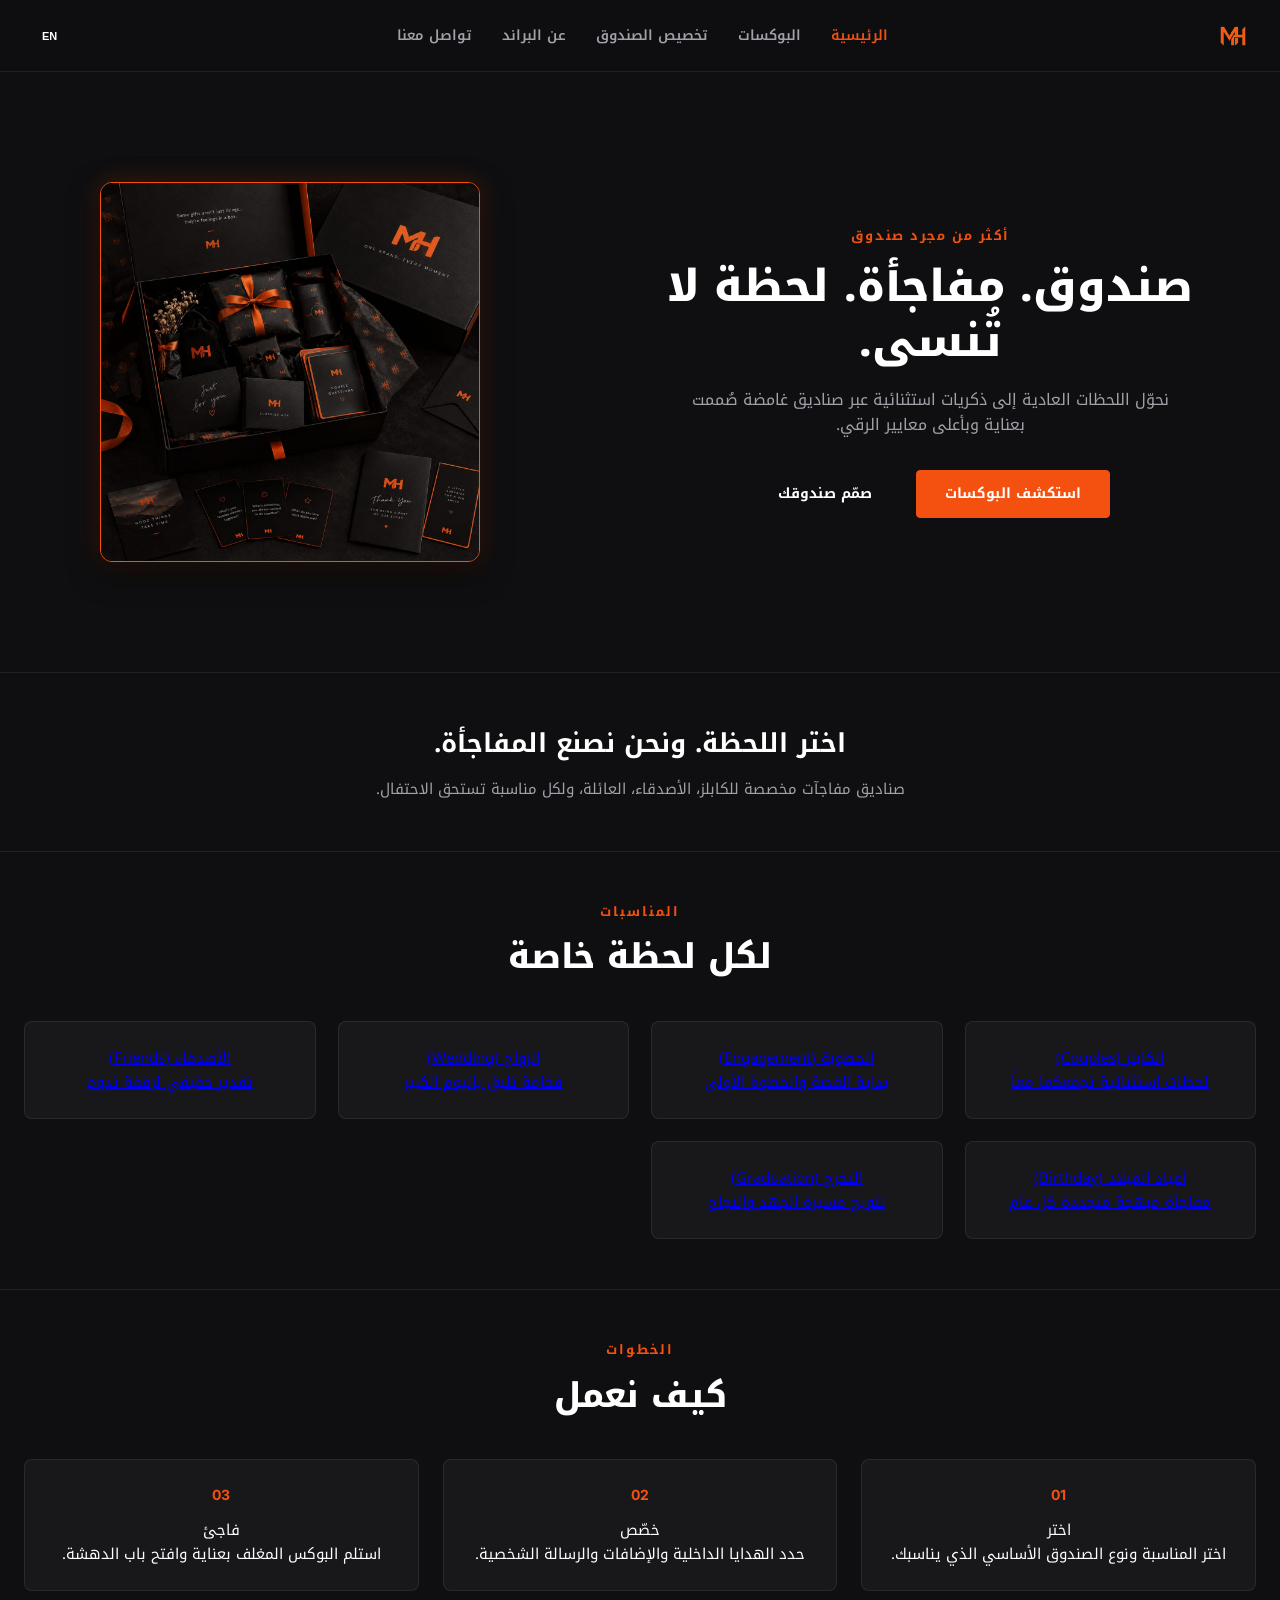
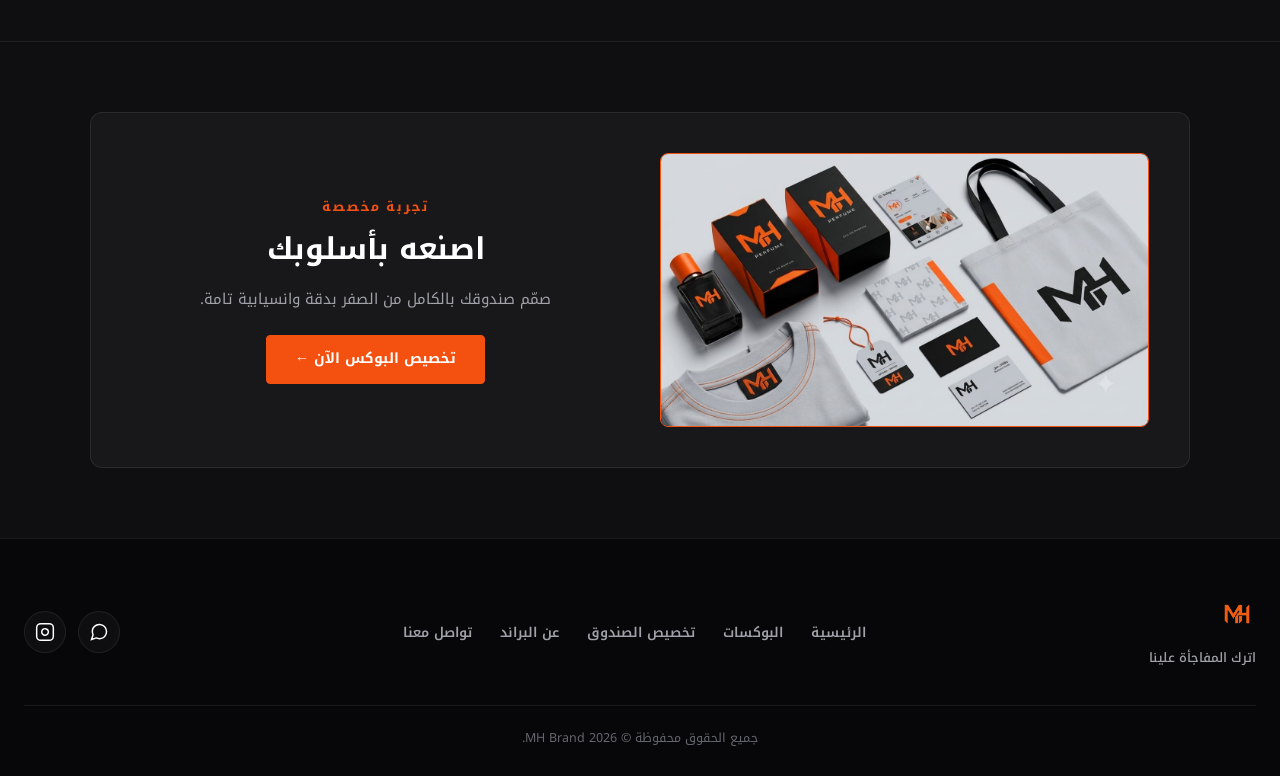
<file: index.html>
<!DOCTYPE html>
<html lang="ar" dir="rtl">
<head>
  <meta charset="UTF-8">
  <meta name="viewport" content="width=device-width, initial-scale=1.0">
  <title>MH — Official Website</title>
  <link rel="icon" type="image/png" href="Logo.png">
  <link rel="stylesheet" href="css/main.css">
</head>
<body>

  <!-- Header ثابت -->
  <header class="header">
    <div class="header-inner">
      <a href="index.html" class="brand-logo-wrap">
        <img src="Logo.png" alt="MH Logo">
      </a>
      <ul class="nav-menu" id="navMenu">
        <li><a href="index.html" class="nav-link active" data-i18n="nav_home">الرئيسية</a></li>
        <li><a href="boxes.html" class="nav-link" data-i18n="nav_boxes">البوكسات</a></li>
        <li><a href="customize.html" class="nav-link" data-i18n="nav_customize">تخصيص الصندوق</a></li>
        <li><a href="about.html" class="nav-link" data-i18n="nav_about">عن البراند</a></li>
        <li><a href="contact.html" class="nav-link" data-i18n="nav_contact">تواصل معنا</a></li>
      </ul>
      <div class="header-actions">
        <button class="lang-btn">EN</button>
        <button class="icon-btn hamburger" id="hamburgerBtn" aria-label="Menu">
          <svg viewBox="0 0 24 24"><line x1="3" y1="12" x2="21" y2="12"></line><line x1="3" y1="6" x2="21" y2="6"></line><line x1="3" y1="18" x2="21" y2="18"></line></svg>
        </button>
      </div>
    </div>
  </header>

  <main class="main-content">
    
    <!-- Hero Section مع صورة box0001.jpg وإطار البراند البرتقالي -->
    <section class="hero">
      <div class="container hero-grid">
        <div>
          <div class="hero-tagline" data-i18n="hero_tag">أكثر من مجرد صندوق</div>
          <h1 class="hero-title" data-i18n="hero_title">صندوق ومفاجأة ولحظة لا تُنسى</h1>
          <p class="hero-desc" data-i18n="hero_desc">
            نحوّل اللحظات العادية إلى ذكريات استثنائية عبر صناديق غامضة صُممت بعناية تامة وبأعلى درجات الفخامة
          </p>
          <div class="hero-buttons">
            <a href="boxes.html" class="btn btn-primary" data-i18n="hero_btn_discover">استكشف البوكسات</a>
            <a href="customize.html" class="btn btn-secondary" data-i18n="hero_btn_customize">صمّم صندوقك</a>
          </div>
        </div>
        <div>
          <div class="hero-img-wrap">
            <img src="img/box0001.jpg" alt="MH Signature Box Experience" loading="eager">
          </div>
        </div>
      </div>
    </section>

    <!-- Concept Section -->
    <section class="container" style="border-bottom: var(--border-subtle); text-align: center;">
      <div style="max-width: 650px; margin: 0 auto;">
        <h2 style="font-size: 26px; margin-bottom: 12px;" data-i18n="concept_title">اختر اللحظة ونحن نصنع المفاجأة</h2>
        <p style="color: var(--mh-cool-grey);" data-i18n="concept_desc">صناديق مفاجآت مخصصة للكابلز، الأصدقاء، العائلة، ولكل مناسبة تستحق الاحتفال</p>
      </div>
    </section>

    <!-- For Every Moment -->
    <section class="container">
      <div class="section-header">
        <div class="section-label" data-i18n="moments_label">المناسبات</div>
        <h2 class="section-title" data-i18n="moments_title">لكل لحظة خاصة</h2>
      </div>
      <div class="moments-grid">
        <a href="boxes.html" class="moment-card">
          <div class="moment-card-title" data-i18n="moment_couples">الكابلز</div>
          <div class="moment-card-sub" data-i18n="moment_couples_sub">لحظات استثنائية تجمعكما معاً</div>
        </a>
        <a href="boxes.html" class="moment-card">
          <div class="moment-card-title" data-i18n="moment_engagement">الخطوبة</div>
          <div class="moment-card-sub" data-i18n="moment_engagement_sub">بداية القصة والخطوة الأولى</div>
        </a>
        <a href="boxes.html" class="moment-card">
          <div class="moment-card-title" data-i18n="moment_wedding">الزواج</div>
          <div class="moment-card-sub" data-i18n="moment_wedding_sub">فخامة تليق باليوم الكبير</div>
        </a>
        <a href="boxes.html" class="moment-card">
          <div class="moment-card-title" data-i18n="moment_friends">الأصدقاء</div>
          <div class="moment-card-sub" data-i18n="moment_friends_sub">تقدير حقيقي لرفقة تدوم</div>
        </a>
        <a href="boxes.html" class="moment-card">
          <div class="moment-card-title" data-i18n="moment_birthday">أعياد الميلاد</div>
          <div class="moment-card-sub" data-i18n="moment_birthday_sub">مفاجأة مبهجة متجددة كل عام</div>
        </a>
        <a href="boxes.html" class="moment-card">
          <div class="moment-card-title" data-i18n="moment_graduation">التخرج</div>
          <div class="moment-card-sub" data-i18n="moment_graduation_sub">تتويج مسيرة الجهد والنجاح</div>
        </a>
      </div>
    </section>

    <!-- How It Works -->
    <section class="container" style="border-top: var(--border-subtle);">
      <div class="section-header">
        <div class="section-label" data-i18n="how_label">الخطوات</div>
        <h2 class="section-title" data-i18n="how_title">كيف نعمل</h2>
      </div>
      <div class="steps-grid">
        <div class="step-card">
          <div class="step-number">01</div>
          <div class="step-name" data-i18n="how_s1_title">اختر</div>
          <div class="step-desc" data-i18n="how_s1_desc">اختر المناسبة ونوع الصندوق الأساسي الذي يناسبك</div>
        </div>
        <div class="step-card">
          <div class="step-number">02</div>
          <div class="step-name" data-i18n="how_s2_title">خصّص</div>
          <div class="step-desc" data-i18n="how_s2_desc">حدد الهدايا الداخلية والإضافات والرسالة الشخصية</div>
        </div>
        <div class="step-card">
          <div class="step-number">03</div>
          <div class="step-name" data-i18n="how_s3_title">فاجئ</div>
          <div class="step-desc" data-i18n="how_s3_desc">استلم البوكس المغلف بعناية وافتح باب الدهشة</div>
        </div>
      </div>
    </section>

    <!-- Make It Yours Section مع صورة 0003 بالإطار البرتقالي -->
    <section class="container" style="border-top: var(--border-subtle); padding: 70px 24px;">
      <div class="make-it-yours-card">
        <div class="make-visual-wrap">
          <img src="img/0003.jpg" alt="MH Custom Perfume & Box" loading="lazy">
        </div>
        <div>
          <div class="section-label" data-i18n="make_label">تجربة مخصصة</div>
          <h2 style="font-size: 30px; margin-bottom: 14px;" data-i18n="make_title">اصنعه بأسلوبك</h2>
          <p style="color: var(--mh-cool-grey); margin-bottom: 24px;" data-i18n="make_desc">صمّم صندوقك بالكامل من الصفر بدقة وانسيابية تامة، واختر كل تفصيل بنفسك</p>
          <a href="customize.html" class="btn btn-primary" data-i18n="make_btn">تخصيص البوكس الآن ←</a>
        </div>
      </div>
    </section>

  </main>

  <!-- Unified Footer -->
  <footer class="footer">
    <div class="footer-top">
      <div class="footer-brand-box">
        <a href="index.html" class="footer-logo-link">
          <img src="Logo.png" alt="MH Logo" class="footer-logo-img">
        </a>
        <p class="footer-slogan" data-i18n="footer_surprise_slogan">اترك المفاجأة علينا</p>
      </div>

      <ul class="footer-links">
        <li><a href="index.html" data-i18n="nav_home">الرئيسية</a></li>
        <li><a href="boxes.html" data-i18n="nav_boxes">البوكسات</a></li>
        <li><a href="customize.html" data-i18n="nav_customize">تخصيص الصندوق</a></li>
        <li><a href="about.html" data-i18n="nav_about">عن البراند</a></li>
        <li><a href="contact.html" data-i18n="nav_contact">تواصل معنا</a></li>
      </ul>

      <div class="footer-social-icons">
        <a href="https://wa.me/963900000000" target="_blank" class="social-icon-btn whatsapp" aria-label="WhatsApp">
          <svg viewBox="0 0 24 24"><path d="M21 11.5a8.38 8.38 0 0 1-.9 3.8 8.5 8.5 0 0 1-7.6 4.7 8.38 8.38 0 0 1-3.8-.9L3 21l1.9-5.7a8.38 8.38 0 0 1-.9-3.8 8.5 8.5 0 0 1 4.7-7.6 8.38 8.38 0 0 1 3.8-.9h.5a8.48 8.48 0 0 1 8 8v.5z"></path></svg>
        </a>
        <a href="https://instagram.com/mh_brand" target="_blank" class="social-icon-btn instagram" aria-label="Instagram">
          <svg viewBox="0 0 24 24"><rect x="2" y="2" width="20" height="20" rx="5" ry="5"></rect><path d="M16 11.37A4 4 0 1 1 12.63 8 4 4 0 0 1 16 11.37z"></path><line x1="17.5" y1="6.5" x2="17.51" y2="6.5"></line></svg>
        </a>
      </div>
    </div>
    <div class="footer-bottom">
      <div data-i18n="footer_rights">جميع الحقوق محفوظة © 2026 MH Brand</div>
    </div>
  </footer>

  <script src="js/app.js"></script>
</body>
</html>
</file>
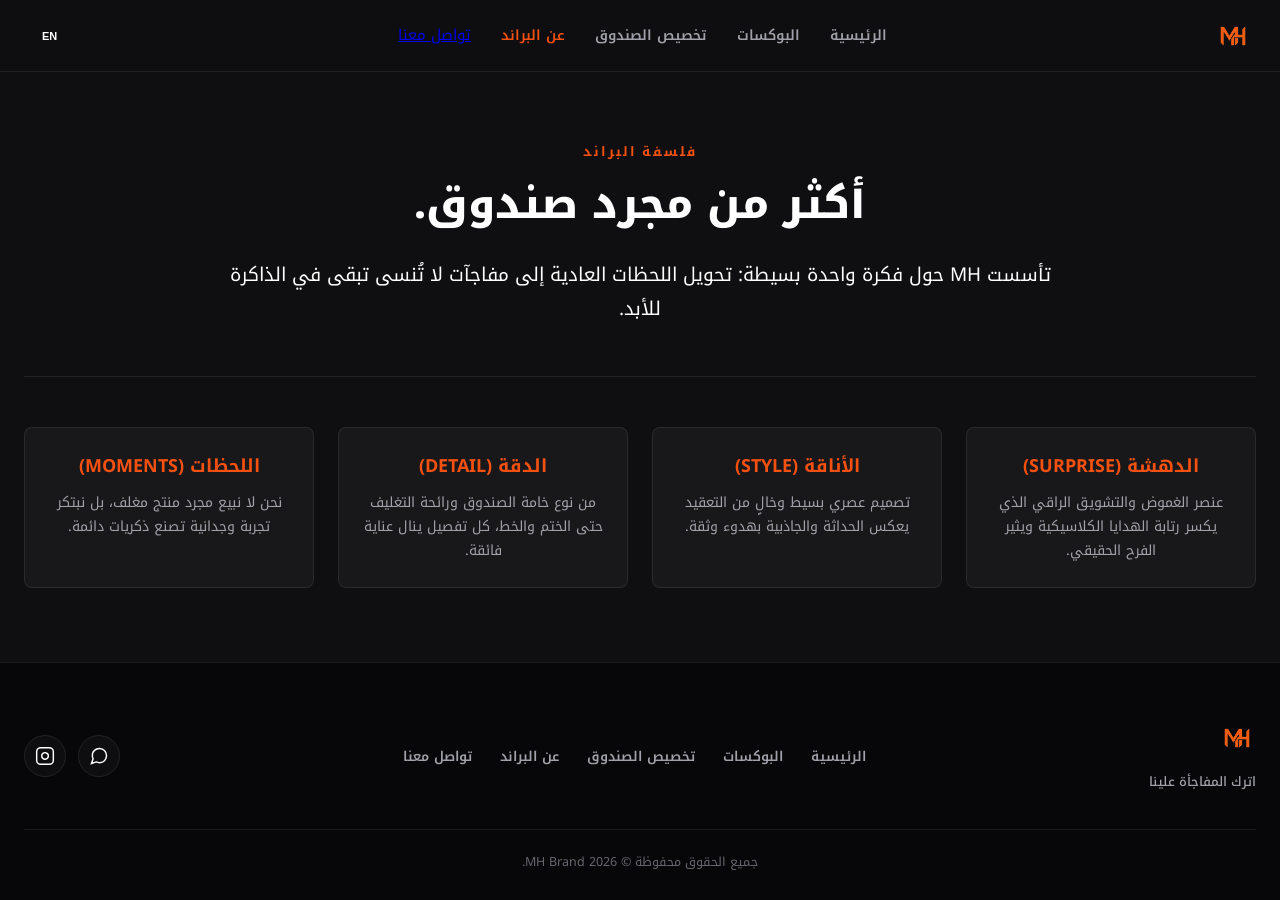
<file: about.html>
<!DOCTYPE html>
<html lang="ar" dir="rtl">
<head>
  <meta charset="UTF-8">
  <meta name="viewport" content="width=device-width, initial-scale=1.0">
  <title>MH — About</title>
  <link rel="icon" type="image/png" href="Logo.png">
  <link rel="stylesheet" href="css/main.css">
</head>
<body>

  <header class="header">
    <div class="header-inner">
      <a href="index.html" class="brand-logo-wrap"><img src="Logo.png" alt="MH Logo"></a>
      <ul class="nav-menu" id="navMenu">
        <li><a href="index.html" class="nav-link" data-i18n="nav_home">الرئيسية</a></li>
        <li><a href="boxes.html" class="nav-link" data-i18n="nav_boxes">البوكسات</a></li>
        <li><a href="customize.html" class="nav-link" data-i18n="nav_customize">تخصيص الصندوق</a></li>
        <li><a href="about.html" class="nav-link active" data-i18n="nav_about">عن البراند</a></li>
        <li><a href="contact.html" data-i18n="nav_contact">تواصل معنا</a></li>
      </ul>
      <div class="header-actions">
        <button class="lang-btn">EN</button>
        <button class="icon-btn hamburger" id="hamburgerBtn" aria-label="Menu">
          <svg viewBox="0 0 24 24"><line x1="3" y1="12" x2="21" y2="12"></line><line x1="3" y1="6" x2="21" y2="6"></line><line x1="3" y1="18" x2="21" y2="18"></line></svg>
        </button>
      </div>
    </div>
  </header>

  <main class="main-content">
    <div class="container" style="padding-top:70px; padding-bottom:70px;">
      <div class="section-label" data-i18n="about_label">فلسفة البراند</div>
      <h1 style="font-size: 42px; margin-bottom: 20px; font-weight:800;" data-i18n="about_title">أكثر من مجرد صندوق.</h1>
      <p style="font-size: 19px; line-height: 1.8; color: var(--mh-white); margin-bottom: 50px; max-width: 850px; margin-inline: auto;" data-i18n="about_desc">
        تأسست MH حول فكرة واحدة بسيطة: تحويل اللحظات العادية إلى مفاجآت لا تُنسى تبقى في الذاكرة للأبد.
      </p>

      <!-- 4 بطاقات تتوزع بعرض الصفحة بالكامل -->
      <div style="border-top: var(--border-subtle); padding-top: 50px; display: grid; grid-template-columns: repeat(4, 1fr); gap: 24px; width: 100%;">
        <div class="moment-card">
          <div style="font-size: 18px; font-weight: 700; color: var(--mh-orange); margin-bottom: 10px;" data-i18n="val_surprise_title">الدهشة (SURPRISE)</div>
          <p style="color: var(--mh-cool-grey); font-size: 14px; line-height: 1.7;" data-i18n="val_surprise_desc">عنصر الغموض والتشويق الراقي الذي يكسر رتابة الهدايا الكلاسيكية ويثير الفرح الحقيقي.</p>
        </div>
        <div class="moment-card">
          <div style="font-size: 18px; font-weight: 700; color: var(--mh-orange); margin-bottom: 10px;" data-i18n="val_style_title">الأناقة (STYLE)</div>
          <p style="color: var(--mh-cool-grey); font-size: 14px; line-height: 1.7;" data-i18n="val_style_desc">تصميم عصري بسيط وخالٍ من التعقيد يعكس الحداثة والجاذبية بهدوء وثقة.</p>
        </div>
        <div class="moment-card">
          <div style="font-size: 18px; font-weight: 700; color: var(--mh-orange); margin-bottom: 10px;" data-i18n="val_detail_title">الدقة (DETAIL)</div>
          <p style="color: var(--mh-cool-grey); font-size: 14px; line-height: 1.7;" data-i18n="val_detail_desc">من نوع خامة الصندوق ورائحة التغليف حتى الختم والخط، كل تفصيل ينال عناية فائقة.</p>
        </div>
        <div class="moment-card">
          <div style="font-size: 18px; font-weight: 700; color: var(--mh-orange); margin-bottom: 10px;" data-i18n="val_moments_title">اللحظات (MOMENTS)</div>
          <p style="color: var(--mh-cool-grey); font-size: 14px; line-height: 1.7;" data-i18n="val_moments_desc">نحن لا نبيع مجرد منتج مغلف، بل نبتكر تجربة وجدانية تصنع ذكريات دائمة.</p>
        </div>
      </div>
    </div>
  </main>

  <footer class="footer">
    <div class="footer-top">
      <div class="footer-brand-box">
        <a href="index.html" class="footer-logo-link"><img src="Logo.png" alt="MH Logo" class="footer-logo-img"></a>
        <p class="footer-slogan" data-i18n="footer_surprise_slogan">اترك المفاجأة علينا</p>
      </div>

      <ul class="footer-links">
        <li><a href="index.html" data-i18n="nav_home">الرئيسية</a></li>
        <li><a href="boxes.html" data-i18n="nav_boxes">البوكسات</a></li>
        <li><a href="customize.html" data-i18n="nav_customize">تخصيص الصندوق</a></li>
        <li><a href="about.html" data-i18n="nav_about">عن البراند</a></li>
        <li><a href="contact.html" data-i18n="nav_contact">تواصل معنا</a></li>
      </ul>

      <div class="footer-social-icons">
        <a href="https://wa.me/963900000000" target="_blank" class="social-icon-btn whatsapp" aria-label="WhatsApp">
          <svg viewBox="0 0 24 24"><path d="M21 11.5a8.38 8.38 0 0 1-.9 3.8 8.5 8.5 0 0 1-7.6 4.7 8.38 8.38 0 0 1-3.8-.9L3 21l1.9-5.7a8.38 8.38 0 0 1-.9-3.8 8.5 8.5 0 0 1 4.7-7.6 8.38 8.38 0 0 1 3.8-.9h.5a8.48 8.48 0 0 1 8 8v.5z"></path></svg>
        </a>
        <a href="https://instagram.com/mh_brand" target="_blank" class="social-icon-btn instagram" aria-label="Instagram">
          <svg viewBox="0 0 24 24"><rect x="2" y="2" width="20" height="20" rx="5" ry="5"></rect><path d="M16 11.37A4 4 0 1 1 12.63 8 4 4 0 0 1 16 11.37z"></path><line x1="17.5" y1="6.5" x2="17.51" y2="6.5"></line></svg>
        </a>
      </div>
    </div>
    <div class="footer-bottom">
      <div data-i18n="footer_rights">جميع الحقوق محفوظة © 2026 MH Brand.</div>
    </div>
  </footer>

  <script src="js/app.js"></script>
</body>
</html>
</file>
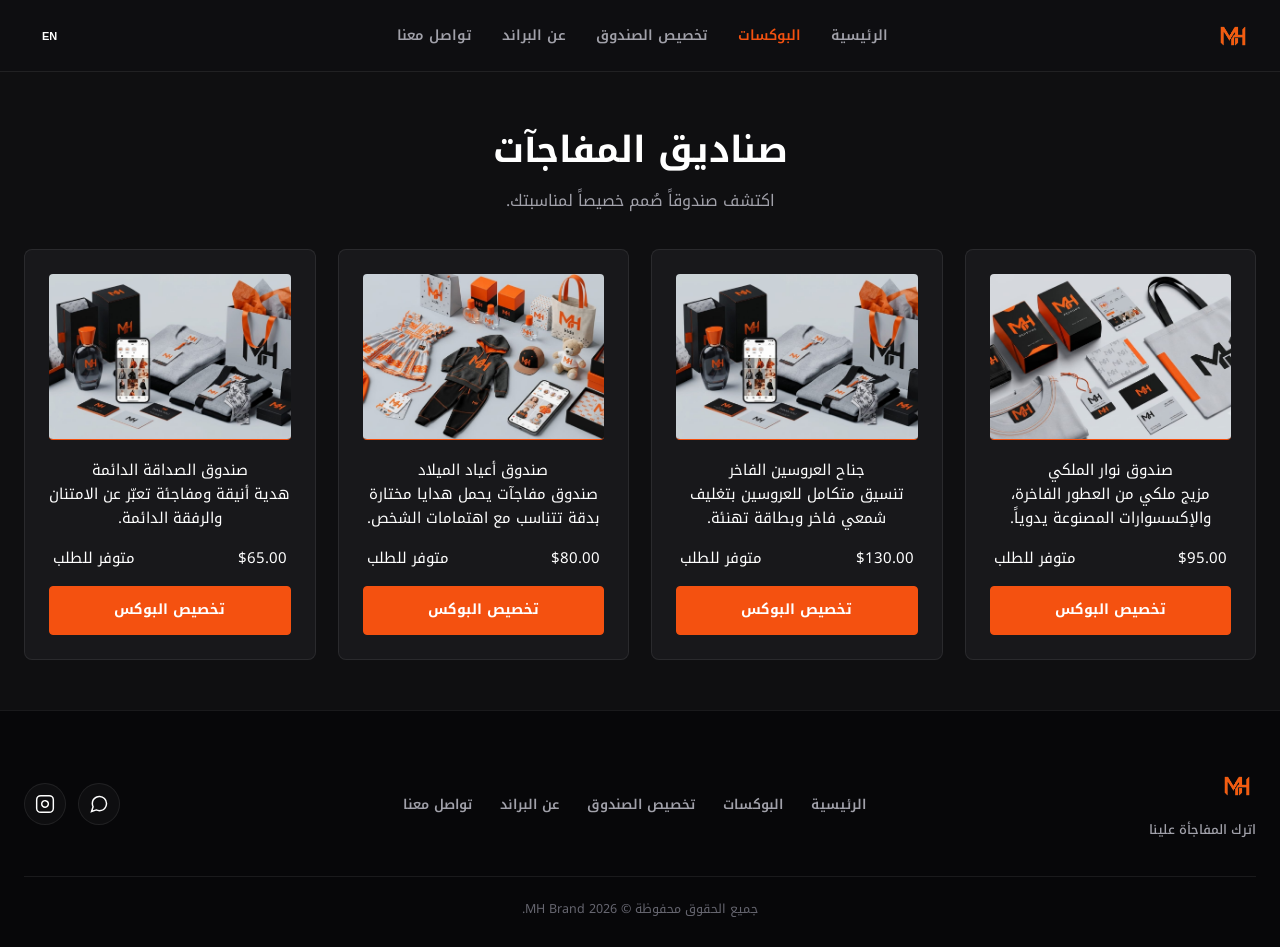
<file: boxes.html>
<!DOCTYPE html>
<html lang="ar" dir="rtl">
<head>
  <meta charset="UTF-8">
  <meta name="viewport" content="width=device-width, initial-scale=1.0">
  <title>MH — Mystery Boxes</title>
  <link rel="icon" type="image/png" href="Logo.png">
  <link rel="stylesheet" href="css/main.css">
</head>
<body>

  <header class="header">
    <div class="header-inner">
      <a href="index.html" class="brand-logo-wrap"><img src="Logo.png" alt="MH Logo"></a>
      <ul class="nav-menu" id="navMenu">
        <li><a href="index.html" class="nav-link" data-i18n="nav_home">الرئيسية</a></li>
        <li><a href="boxes.html" class="nav-link active" data-i18n="nav_boxes">البوكسات</a></li>
        <li><a href="customize.html" class="nav-link" data-i18n="nav_customize">تخصيص الصندوق</a></li>
        <li><a href="about.html" class="nav-link" data-i18n="nav_about">عن البراند</a></li>
        <li><a href="contact.html" class="nav-link" data-i18n="nav_contact">تواصل معنا</a></li>
      </ul>
      <div class="header-actions">
        <button class="lang-btn">EN</button>
        <button class="icon-btn hamburger" id="hamburgerBtn" aria-label="Menu">
          <svg viewBox="0 0 24 24"><line x1="3" y1="12" x2="21" y2="12"></line><line x1="3" y1="6" x2="21" y2="6"></line><line x1="3" y1="18" x2="21" y2="18"></line></svg>
        </button>
      </div>
    </div>
  </header>

  <main class="main-content">
    <div class="container">
      <div class="section-header">
        <h1 style="font-size: 36px; margin-bottom: 8px;" data-i18n="boxes_title">صناديق المفاجآت</h1>
        <p style="color: var(--mh-cool-grey); font-size: 16px;" data-i18n="boxes_sub">اكتشف صندوقاً صُمم خصيصاً لمناسبتك.</p>
      </div>

      <!-- شبكة المنتجات تظهر مباشرة بعرض الصفحة بالكامل -->
      <div class="products-grid">
        <!-- بوكس 1 -->
        <div class="product-card">
          <div class="product-thumb">
            <img src="img/0003.jpg" alt="The Noir Edition" loading="lazy">
          </div>
          <div class="product-body">
            <div class="product-title" data-i18n="box_noir_title">صندوق نوار الملكي</div>
            <div class="product-desc" data-i18n="box_noir_desc">مزيج ملكي من العطور الفاخرة، والإكسسوارات المصنوعة يدوياً.</div>
            <div class="product-meta">
              <span class="product-price">$95.00</span>
              <span class="product-avail" data-i18n="in_stock">متوفر للطلب</span>
            </div>
            <a href="customize.html" class="btn btn-primary" style="width:100%;" data-i18n="btn_view_details">تخصيص البوكس</a>
          </div>
        </div>

        <!-- بوكس 2 -->
        <div class="product-card">
          <div class="product-thumb">
            <img src="img/0001.jpg" alt="Bride & Groom Suite" loading="lazy">
          </div>
          <div class="product-body">
            <div class="product-title" data-i18n="box_suite_title">جناح العروسين الفاخر</div>
            <div class="product-desc" data-i18n="box_suite_desc">تنسيق متكامل للعروسين بتغليف شمعي فاخر وبطاقة تهنئة.</div>
            <div class="product-meta">
              <span class="product-price">$130.00</span>
              <span class="product-avail" data-i18n="in_stock">متوفر للطلب</span>
            </div>
            <a href="customize.html" class="btn btn-primary" style="width:100%;" data-i18n="btn_view_details">تخصيص البوكس</a>
          </div>
        </div>

        <!-- بوكس 3 -->
        <div class="product-card">
          <div class="product-thumb">
            <img src="img/0002.jpg" alt="Kids & Family Milestone Box" loading="lazy">
          </div>
          <div class="product-body">
            <div class="product-title" data-i18n="box_milestone_title">صندوق أعياد الميلاد</div>
            <div class="product-desc" data-i18n="box_milestone_desc">صندوق مفاجآت يحمل هدايا مختارة بدقة تتناسب مع اهتمامات الشخص.</div>
            <div class="product-meta">
              <span class="product-price">$80.00</span>
              <span class="product-avail" data-i18n="in_stock">متوفر للطلب</span>
            </div>
            <a href="customize.html" class="btn btn-primary" style="width:100%;" data-i18n="btn_view_details">تخصيص البوكس</a>
          </div>
        </div>

        <!-- بوكس 4 -->
        <div class="product-card">
          <div class="product-thumb">
            <img src="img/0001.jpg" alt="Everyday Bond" loading="lazy">
          </div>
          <div class="product-body">
            <div class="product-title" data-i18n="box_bond_title">صندوق الصداقة الدائمة</div>
            <div class="product-desc" data-i18n="box_bond_desc">هدية أنيقة ومفاجئة تعبّر عن الامتنان والرفقة الدائمة.</div>
            <div class="product-meta">
              <span class="product-price">$65.00</span>
              <span class="product-avail" data-i18n="in_stock">متوفر للطلب</span>
            </div>
            <a href="customize.html" class="btn btn-primary" style="width:100%;" data-i18n="btn_view_details">تخصيص البوكس</a>
          </div>
        </div>
      </div>
    </div>
  </main>

  <footer class="footer">
    <div class="footer-top">
      <div class="footer-brand-box">
        <a href="index.html" class="footer-logo-link"><img src="Logo.png" alt="MH Logo" class="footer-logo-img"></a>
        <p class="footer-slogan" data-i18n="footer_surprise_slogan">اترك المفاجأة علينا</p>
      </div>

      <ul class="footer-links">
        <li><a href="index.html" data-i18n="nav_home">الرئيسية</a></li>
        <li><a href="boxes.html" data-i18n="nav_boxes">البوكسات</a></li>
        <li><a href="customize.html" data-i18n="nav_customize">تخصيص الصندوق</a></li>
        <li><a href="about.html" data-i18n="nav_about">عن البراند</a></li>
        <li><a href="contact.html" data-i18n="nav_contact">تواصل معنا</a></li>
      </ul>

      <div class="footer-social-icons">
        <a href="https://wa.me/963900000000" target="_blank" class="social-icon-btn whatsapp" aria-label="WhatsApp">
          <svg viewBox="0 0 24 24"><path d="M21 11.5a8.38 8.38 0 0 1-.9 3.8 8.5 8.5 0 0 1-7.6 4.7 8.38 8.38 0 0 1-3.8-.9L3 21l1.9-5.7a8.38 8.38 0 0 1-.9-3.8 8.5 8.5 0 0 1 4.7-7.6 8.38 8.38 0 0 1 3.8-.9h.5a8.48 8.48 0 0 1 8 8v.5z"></path></svg>
        </a>
        <a href="https://instagram.com/mh_brand" target="_blank" class="social-icon-btn instagram" aria-label="Instagram">
          <svg viewBox="0 0 24 24"><rect x="2" y="2" width="20" height="20" rx="5" ry="5"></rect><path d="M16 11.37A4 4 0 1 1 12.63 8 4 4 0 0 1 16 11.37z"></path><line x1="17.5" y1="6.5" x2="17.51" y2="6.5"></line></svg>
        </a>
      </div>
    </div>
    <div class="footer-bottom">
      <div data-i18n="footer_rights">جميع الحقوق محفوظة © 2026 MH Brand.</div>
    </div>
  </footer>

  <script src="js/app.js"></script>
</body>
</html>
</file>
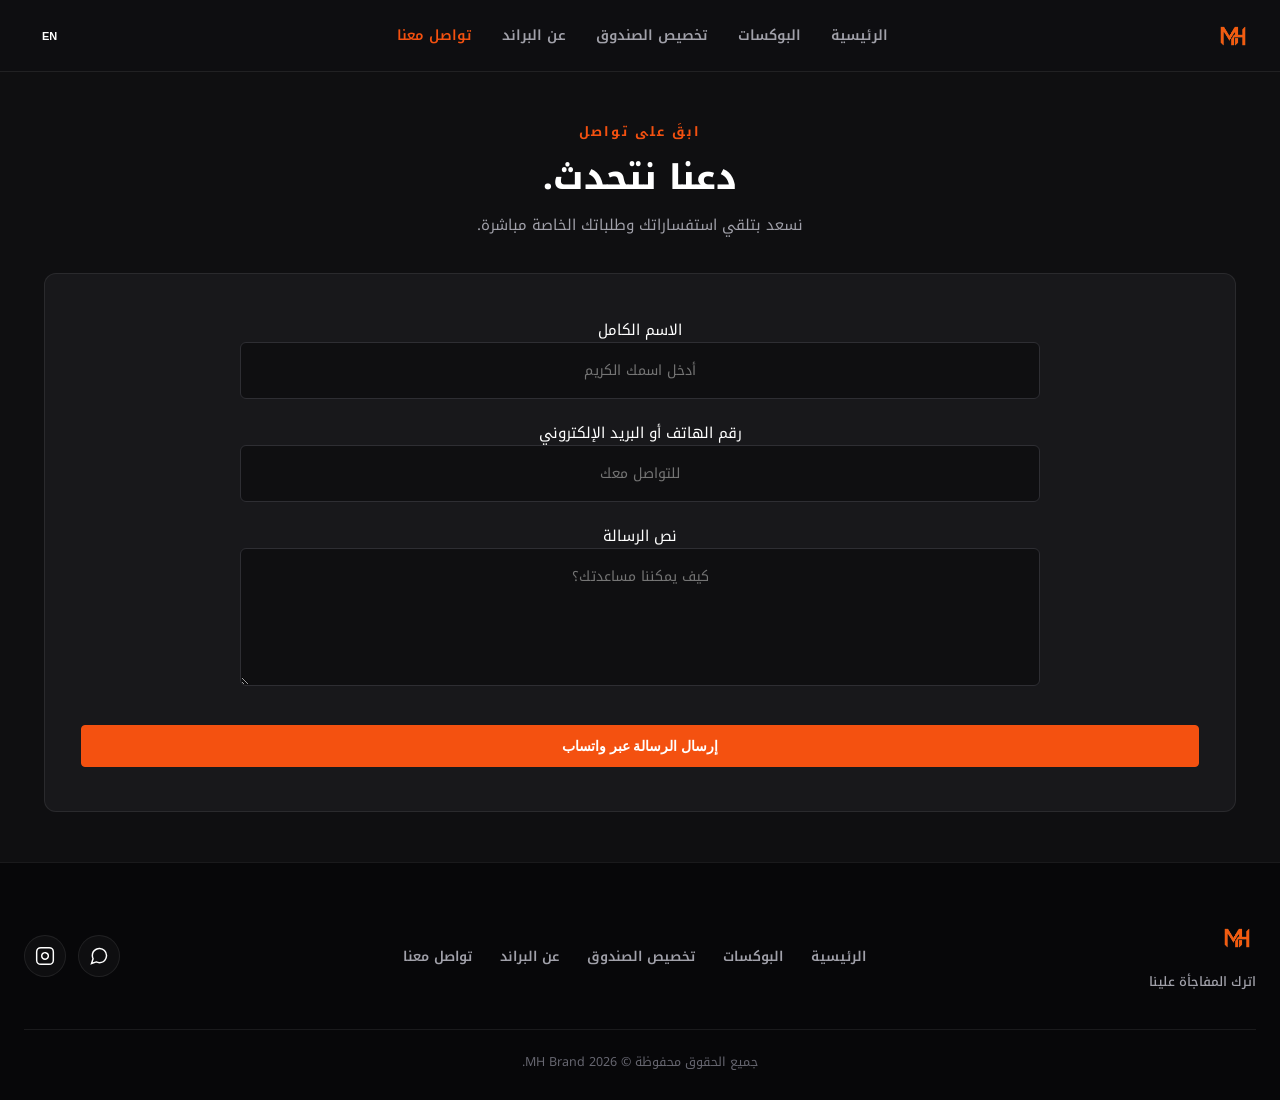
<file: contact.html>
<!DOCTYPE html>
<html lang="ar" dir="rtl">
<head>
  <meta charset="UTF-8">
  <meta name="viewport" content="width=device-width, initial-scale=1.0">
  <title>MH — Contact Us</title>
  <link rel="icon" type="image/png" href="Logo.png">
  <link rel="stylesheet" href="css/main.css">
</head>
<body>

  <header class="header">
    <div class="header-inner">
      <a href="index.html" class="brand-logo-wrap"><img src="Logo.png" alt="MH Logo"></a>
      <ul class="nav-menu" id="navMenu">
        <li><a href="index.html" class="nav-link" data-i18n="nav_home">الرئيسية</a></li>
        <li><a href="boxes.html" class="nav-link" data-i18n="nav_boxes">البوكسات</a></li>
        <li><a href="customize.html" class="nav-link" data-i18n="nav_customize">تخصيص الصندوق</a></li>
        <li><a href="about.html" class="nav-link" data-i18n="nav_about">عن البراند</a></li>
        <li><a href="contact.html" class="nav-link active" data-i18n="nav_contact">تواصل معنا</a></li>
      </ul>
      <div class="header-actions">
        <button class="lang-btn">EN</button>
        <button class="icon-btn hamburger" id="hamburgerBtn" aria-label="Menu">
          <svg viewBox="0 0 24 24"><line x1="3" y1="12" x2="21" y2="12"></line><line x1="3" y1="6" x2="21" y2="6"></line><line x1="3" y1="18" x2="21" y2="18"></line></svg>
        </button>
      </div>
    </div>
  </header>

  <main class="main-content">
    <div class="container-narrow">
      <div class="section-header">
        <div class="section-label" data-i18n="contact_label">ابقَ على تواصل</div>
        <h1 class="section-title" data-i18n="contact_title">دعنا نتحدث.</h1>
        <p style="color: var(--mh-cool-grey); margin-top: 8px;" data-i18n="contact_desc">نسعد بتلقي استفساراتك وطلباتك الخاصة مباشرة.</p>
      </div>

      <div class="customizer-wrapper">
        <form onsubmit="sendContactMessage(event)">
          <div class="form-group">
            <label class="form-label" data-i18n="field_name">الاسم الكامل</label>
            <input type="text" id="contactName" class="form-control" data-i18n-ph="field_name_ph" placeholder="أدخل اسمك الكريم" required>
          </div>

          <div class="form-group">
            <label class="form-label" data-i18n="field_contact">رقم الهاتف أو البريد الإلكتروني</label>
            <input type="text" id="contactInfo" class="form-control" data-i18n-ph="field_contact_ph" placeholder="للتواصل معك" required>
          </div>

          <div class="form-group">
            <label class="form-label" data-i18n="field_message">نص الرسالة</label>
            <textarea id="contactMsg" class="form-control" rows="4" data-i18n-ph="field_message_ph" placeholder="كيف يمكننا مساعدتك؟" required></textarea>
          </div>

          <button type="submit" class="btn btn-primary" style="width: 100%; margin-top: 10px;" data-i18n="btn_send">
            إرسال الرسالة عبر واتساب
          </button>
        </form>
      </div>
    </div>
  </main>

  <footer class="footer">
    <div class="footer-top">
      <div class="footer-brand-box">
        <a href="index.html" class="footer-logo-link"><img src="Logo.png" alt="MH Logo" class="footer-logo-img"></a>
        <p class="footer-slogan" data-i18n="footer_surprise_slogan">اترك المفاجأة علينا</p>
      </div>
      <ul class="footer-links">
        <li><a href="index.html" data-i18n="nav_home">الرئيسية</a></li>
        <li><a href="boxes.html" data-i18n="nav_boxes">البوكسات</a></li>
        <li><a href="customize.html" data-i18n="nav_customize">تخصيص الصندوق</a></li>
        <li><a href="about.html" data-i18n="nav_about">عن البراند</a></li>
        <li><a href="contact.html" data-i18n="nav_contact">تواصل معنا</a></li>
      </ul>
      <div class="footer-social-icons">
        <a href="https://wa.me/963900000000" target="_blank" class="social-icon-btn" aria-label="WhatsApp">
          <svg viewBox="0 0 24 24"><path d="M21 11.5a8.38 8.38 0 0 1-.9 3.8 8.5 8.5 0 0 1-7.6 4.7 8.38 8.38 0 0 1-3.8-.9L3 21l1.9-5.7a8.38 8.38 0 0 1-.9-3.8 8.5 8.5 0 0 1 4.7-7.6 8.38 8.38 0 0 1 3.8-.9h.5a8.48 8.48 0 0 1 8 8v.5z"></path></svg>
        </a>
        <a href="https://instagram.com/mh_brand" target="_blank" class="social-icon-btn" aria-label="Instagram">
          <svg viewBox="0 0 24 24"><rect x="2" y="2" width="20" height="20" rx="5" ry="5"></rect><path d="M16 11.37A4 4 0 1 1 12.63 8 4 4 0 0 1 16 11.37z"></path><line x1="17.5" y1="6.5" x2="17.51" y2="6.5"></line></svg>
        </a>
      </div>
    </div>
    <div class="footer-bottom">
      <div data-i18n="footer_rights">جميع الحقوق محفوظة © 2026 MH Brand.</div>
    </div>
  </footer>

  <script src="js/app.js"></script>
</body>
</html>
</file>
<file: css/main.css>
@import url('https://fonts.googleapis.com/css2?family=Inter:wght@400;500;600;700;800&family=Noto+Kufi+Arabic:wght@400;500;600;700;800&display=swap');

:root {
  --mh-orange: #F45110;
  --mh-orange-hover: #d94409;
  --mh-black: #0F0F11;
  --mh-graphite: #18181B;
  --mh-graphite-card: #202024;
  --mh-graphite-light: #2E2E33;
  --mh-cool-grey: #A1A1AA;
  --mh-white: #FFFFFF;
  --border-subtle: 1px solid rgba(255, 255, 255, 0.08);
  --border-brand: 1.5px solid var(--mh-orange);
  --font-ar: 'Noto Kufi Arabic', sans-serif;
  --font-en: 'Inter', sans-serif;
  --transition: all 0.25s ease-in-out;
}

* {
  box-sizing: border-box;
  margin: 0;
  padding: 0;
  -webkit-font-smoothing: antialiased;
}

html, body {
  width: 100%;
  min-height: 100vh;
  background-color: var(--mh-black);
  color: var(--mh-white);
  overflow-x: hidden;
}

body {
  font-family: var(--font-ar);
  font-size: 15px;
  line-height: 1.6;
  display: flex;
  flex-direction: column;
  align-items: center;
  text-align: center;
}

html[lang="ar"] body { direction: rtl; }
html[lang="en"] body { direction: ltr; font-family: var(--font-en); }

svg {
  width: 20px;
  height: 20px;
  stroke: currentColor;
  stroke-width: 1.75;
  fill: none;
  flex-shrink: 0;
}

/* Header */
.header {
  position: fixed;
  top: 0;
  left: 0;
  right: 0;
  height: 72px;
  z-index: 9999;
  background: rgba(15, 15, 17, 0.94);
  backdrop-filter: blur(14px);
  border-bottom: var(--border-subtle);
  display: flex;
  align-items: center;
  justify-content: center;
}

.header-inner {
  max-width: 1320px;
  width: 100%;
  padding: 0 28px;
  display: flex;
  justify-content: space-between;
  align-items: center;
}

.brand-logo-wrap img {
  height: 38px;
  width: auto;
  display: block;
}

.nav-menu {
  display: flex;
  list-style: none;
  gap: 30px;
  align-items: center;
}

.nav-link {
  font-size: 14px;
  font-weight: 600;
  color: var(--mh-cool-grey);
  text-decoration: none;
  transition: var(--transition);
}

.nav-link:hover, .nav-link.active {
  color: var(--mh-orange);
}

.header-actions {
  display: flex;
  align-items: center;
  gap: 12px;
}

.lang-btn {
  background: transparent;
  border: 1px solid var(--border-subtle);
  color: var(--mh-white);
  padding: 5px 14px;
  font-size: 11px;
  font-weight: 700;
  cursor: pointer;
  border-radius: 4px;
  transition: var(--transition);
}

.lang-btn:hover {
  border-color: var(--mh-orange);
  color: var(--mh-orange);
}

.hamburger {
  display: none;
  background: transparent;
  border: none;
  color: #fff;
  cursor: pointer;
}

/* Buttons */
.btn {
  display: inline-flex;
  align-items: center;
  justify-content: center;
  gap: 8px;
  padding: 12px 28px;
  font-size: 14px;
  font-weight: 700;
  text-decoration: none;
  border-radius: 4px;
  cursor: pointer;
  transition: var(--transition);
}

.btn-primary {
  background-color: var(--mh-orange);
  color: #fff;
  border: 1px solid var(--mh-orange);
}

.btn-primary:hover {
  background-color: var(--mh-orange-hover);
  border-color: var(--mh-orange-hover);
}

.btn-secondary {
  background-color: transparent;
  border: 1px solid var(--border-subtle);
  color: #fff;
}

.btn-secondary:hover {
  border-color: #fff;
  background-color: rgba(255, 255, 255, 0.05);
}

/* Layout Containers - موسعة لتملأ عرض الشاشة */
.main-content {
  padding-top: 72px;
  flex: 1;
  width: 100%;
  display: flex;
  flex-direction: column;
  align-items: center;
}

.container {
  max-width: 1320px;
  width: 100%;
  margin: 0 auto;
  padding: 50px 24px;
  display: flex;
  flex-direction: column;
  align-items: center;
}

/* تم تكبير الحاوية الضيقة لتصبح عريضة وفخمة */
.container-narrow {
  max-width: 1240px;
  width: 100%;
  margin: 0 auto;
  padding: 50px 24px;
  display: flex;
  flex-direction: column;
  align-items: center;
}

.section-header {
  margin-bottom: 36px;
  width: 100%;
  text-align: center;
}

.section-label {
  font-size: 13px;
  letter-spacing: 0.15em;
  color: var(--mh-orange);
  text-transform: uppercase;
  font-weight: 700;
  margin-bottom: 8px;
}

.section-title {
  font-size: 34px;
  font-weight: 800;
}

/* Hero Section - ضبط الحجم لمنع التضخم */
.hero {
  border-bottom: var(--border-subtle);
  padding: 60px 0;
  width: 100%;
  display: flex;
  justify-content: center;
}

.hero-grid {
  display: grid;
  grid-template-columns: 1.1fr 0.9fr;
  align-items: center;
  justify-items: center;
  gap: 48px;
  width: 100%;
  max-width: 1320px;
}

.hero-tagline {
  font-size: 13px;
  letter-spacing: 0.12em;
  color: var(--mh-orange);
  margin-bottom: 12px;
  font-weight: 700;
}

.hero-title {
  font-size: 44px;
  line-height: 1.25;
  font-weight: 800;
  margin-bottom: 18px;
}

.hero-desc {
  color: var(--mh-cool-grey);
  font-size: 16px;
  max-width: 520px;
  margin: 0 auto 32px auto;
}

.hero-buttons {
  display: flex;
  gap: 16px;
  flex-wrap: wrap;
  justify-content: center;
}

/* ضبط برواز صورة الهيرو بدقة */
.hero-img-wrap {
  width: 100%;
  max-width: 440px; /* مقاس محكوم لا يطغى على الشاشة */
  height: 380px;
  border-radius: 12px;
  overflow: hidden;
  border: var(--border-brand);
  background: var(--mh-graphite);
  box-shadow: 0 10px 30px rgba(0, 0, 0, 0.6), 0 0 25px rgba(244, 81, 16, 0.25);
  display: flex;
  align-items: center;
  justify-content: center;
}

.hero-img-wrap img {
  width: 100%;
  height: 100%;
  object-fit: cover;
  display: block;
}

/* إخفاء شريط الفلاتر القديم */
.filters-bar {
  display: none !important;
}

/* Grids & Cards */
.moments-grid, .products-grid {
  display: grid;
  grid-template-columns: repeat(4, 1fr); /* 4 أعمدة في الشاشات العريضة */
  gap: 22px;
  width: 100%;
}

.moment-card, .step-card, .product-card {
  background-color: var(--mh-graphite);
  border: var(--border-subtle);
  border-radius: 8px;
  padding: 24px;
  display: flex;
  flex-direction: column;
  align-items: center;
  text-align: center;
  transition: var(--transition);
}

.moment-card:hover, .product-card:hover {
  border-color: var(--mh-orange);
  transform: translateY(-3px);
}

.steps-grid {
  display: grid;
  grid-template-columns: repeat(3, 1fr);
  gap: 24px;
  width: 100%;
}

.step-number {
  font-family: var(--font-en);
  font-size: 14px;
  color: var(--mh-orange);
  font-weight: 700;
  margin-bottom: 12px;
}

/* Products */
.product-thumb {
  width: 100%;
  aspect-ratio: 16 / 11;
  overflow: hidden;
  border-bottom: var(--border-brand);
  border-radius: 4px;
}

.product-thumb img {
  width: 100%;
  height: 100%;
  object-fit: cover;
}

.product-body {
  padding: 18px 0 0 0;
  width: 100%;
  display: flex;
  flex-direction: column;
  align-items: center;
  flex: 1;
}

.product-meta {
  display: flex;
  justify-content: space-between;
  width: 100%;
  margin: 16px 0;
  padding: 0 4px;
}

/* Customizer Form & Options بعرض الصفحة */
.customizer-wrapper {
  background-color: var(--mh-graphite);
  border: var(--border-subtle);
  border-radius: 12px;
  padding: 44px 36px;
  width: 100%;
  text-align: center;
}

.grid-3-cols {
  display: grid;
  grid-template-columns: repeat(3, 1fr);
  gap: 18px;
  margin-bottom: 24px;
  width: 100%;
}

.option-box {
  background-color: var(--mh-black);
  border: 1px solid var(--mh-graphite-light);
  border-radius: 6px;
  padding: 20px 16px;
  cursor: pointer;
  transition: var(--transition);
  display: flex;
  flex-direction: column;
  align-items: center;
  justify-content: center;
}

.option-box.selected {
  border-color: var(--mh-orange);
  background-color: rgba(244, 81, 16, 0.08);
}

.form-group {
  margin-bottom: 22px;
  width: 100%;
  max-width: 800px;
  margin-inline: auto;
}

.form-control {
  width: 100%;
  background-color: var(--mh-black);
  border: 1px solid var(--mh-graphite-light);
  color: #fff;
  padding: 14px 18px;
  border-radius: 6px;
  font-family: inherit;
  font-size: 14px;
  outline: none;
  text-align: center;
}

.form-control:focus {
  border-color: var(--mh-orange);
}

/* Make it Yours Card */
.make-it-yours-card {
  background-color: var(--mh-graphite);
  border: var(--border-subtle);
  border-radius: 12px;
  padding: 40px;
  max-width: 1100px;
  width: 100%;
  margin: 0 auto;
  display: grid;
  grid-template-columns: 1fr 1fr;
  align-items: center;
  gap: 40px;
}

.make-visual-wrap {
  width: 100%;
  border-radius: 8px;
  overflow: hidden;
  border: var(--border-brand);
}

.make-visual-wrap img {
  width: 100%;
  height: 100%;
  object-fit: cover;
  display: block;
}

/* Footer الفخم والمتناسق */
.footer {
  background-color: #070709;
  border-top: var(--border-subtle);
  padding: 56px 24px 28px;
  margin-top: auto;
  width: 100%;
}

.footer-top {
  max-width: 1320px;
  width: 100%;
  margin: 0 auto 36px;
  display: flex;
  justify-content: space-between;
  align-items: center;
  gap: 32px;
}

.footer-brand-box {
  display: flex;
  flex-direction: column;
  gap: 8px;
  align-items: flex-start;
}

html[lang="ar"] .footer-brand-box { align-items: flex-start; text-align: right; }
html[lang="en"] .footer-brand-box { align-items: flex-start; text-align: left; }

.footer-logo-img {
  height: 38px;
  width: auto;
  object-fit: contain;
}

.footer-slogan {
  color: var(--mh-cool-grey);
  font-size: 13px;
  font-weight: 500;
}

.footer-links {
  display: flex;
  gap: 28px;
  list-style: none;
}

.footer-links a {
  color: var(--mh-cool-grey);
  text-decoration: none;
  font-size: 13.5px;
  font-weight: 600;
}

.footer-links a:hover { color: var(--mh-orange); }

.footer-social-icons {
  display: flex;
  align-items: center;
  gap: 12px;
}

.social-icon-btn {
  display: inline-flex;
  align-items: center;
  justify-content: center;
  width: 42px;
  height: 42px;
  border-radius: 50%;
  border: 1px solid rgba(255, 255, 255, 0.08);
  background: rgba(255, 255, 255, 0.03);
  color: var(--mh-white);
  text-decoration: none;
  transition: var(--transition);
}

.social-icon-btn.whatsapp:hover {
  border-color: #25D366;
  color: #25D366;
  background: rgba(37, 211, 102, 0.12);
}

.social-icon-btn.instagram:hover {
  border-color: #E1306C;
  color: #E1306C;
  background: rgba(225, 48, 108, 0.12);
}

.footer-bottom {
  max-width: 1320px;
  margin: 0 auto;
  padding-top: 22px;
  border-top: var(--border-subtle);
  font-size: 12.5px;
  color: #666670;
  text-align: center;
}

/* Responsive */
@media screen and (max-width: 1024px) {
  .products-grid, .moments-grid { grid-template-columns: repeat(2, 1fr); }
}

@media screen and (max-width: 900px) {
  .hero-grid, .steps-grid, .make-it-yours-card, .footer-top {
    grid-template-columns: 1fr;
    flex-direction: column;
    text-align: center;
    gap: 30px;
  }
  .footer-brand-box { align-items: center !important; text-align: center !important; }
  .grid-3-cols { grid-template-columns: 1fr; }
}

@media screen and (max-width: 768px) {
  .nav-menu {
    position: fixed;
    top: 72px;
    right: 0;
    left: 0;
    background-color: var(--mh-black);
    border-bottom: var(--border-subtle);
    flex-direction: column;
    padding: 24px;
    gap: 16px;
    transform: translateY(-120%);
    transition: transform 0.3s ease;
  }
  .nav-menu.open { transform: translateY(0); }
  .hamburger { display: inline-flex; }
  .products-grid, .moments-grid { grid-template-columns: 1fr; }
}
</file>
